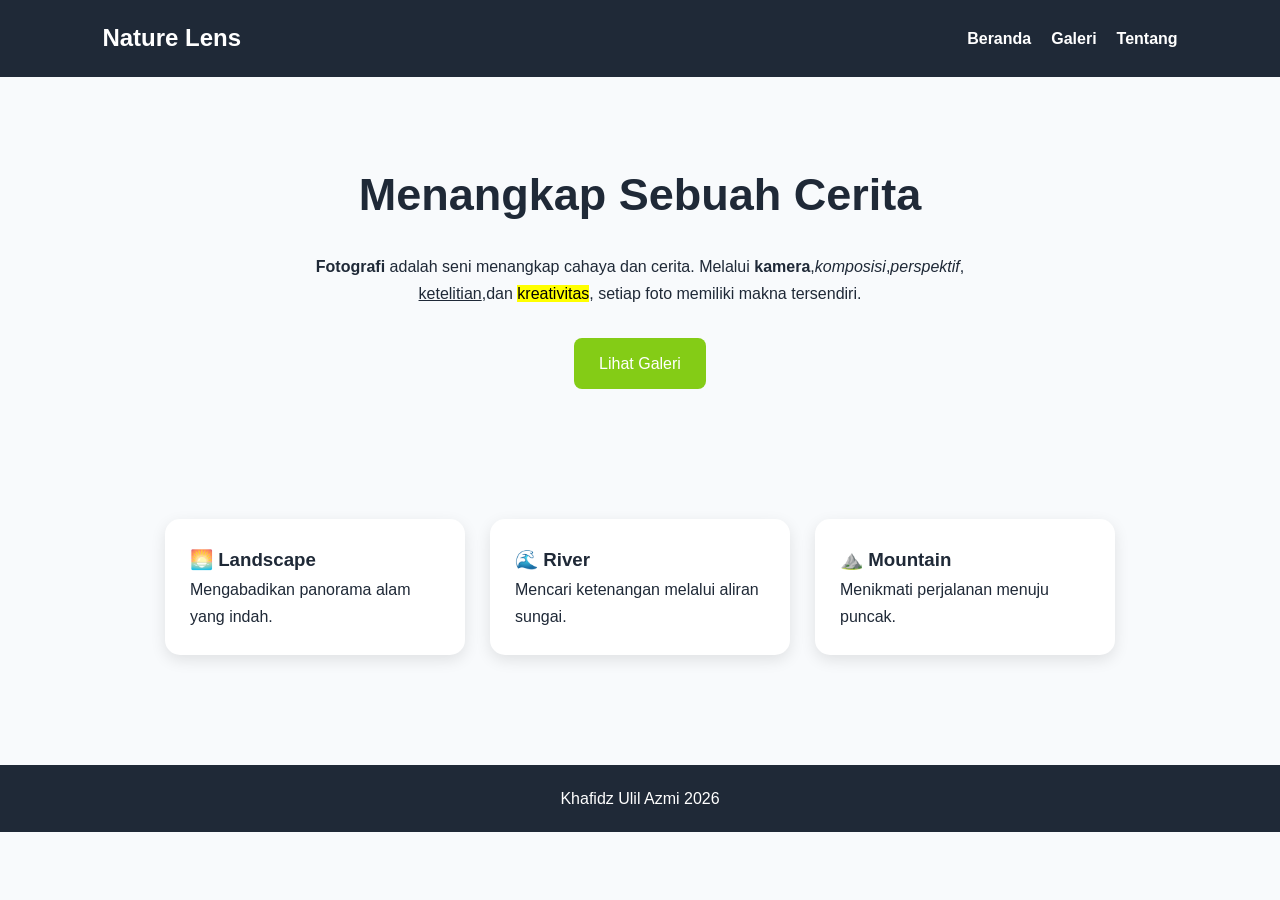
<file: index.html>
<!DOCTYPE html>
<html lang="id">

	<head>

      <meta charset="UTF-8">
      <meta name="viewport" content="width=device-width, initial-scale=1.0">

         <title>Nature Lens</title>

      <link rel="stylesheet" href="style.css">

   </head>

	<body>

		<nav>
        <h2>Nature Lens</h2>
        <div>
         	<a href="index.html">Beranda</a>
            <a href="gallery.html">Galeri</a>
            <a href="about.html">Tentang</a>
        </div>
		</nav>

	<header class="hero">

<h1>Menangkap Sebuah Cerita</h1>

	<p>
		<strong>Fotografi</strong> adalah seni menangkap cahaya dan cerita.
		Melalui <b>kamera</b>,<i>komposisi</i>,<em>perspektif</em>,
		<u>ketelitian</u>,dan <mark>kreativitas</mark>,
		setiap foto memiliki makna tersendiri.
	</p>

	<a href="gallery.html" class="btn">
		Lihat Galeri
	</a>

	</header>

<section class="cards">

	<div class="card">
		<h3>🌅 Landscape</h3>
		<p>
			Mengabadikan panorama alam yang indah.
		</p>
	</div>

	<div class="card">
		<h3>🌊 River</h3>
		<p>
			Mencari ketenangan melalui aliran sungai.
		</p>
	</div>

	<div class="card">
		<h3>⛰️ Mountain</h3>
		<p>
			Menikmati perjalanan menuju puncak.
		</p>
	</div>

</section>

	<footer>
		Khafidz Ulil Azmi 2026
	</footer>
	</body>
</html>
</file>
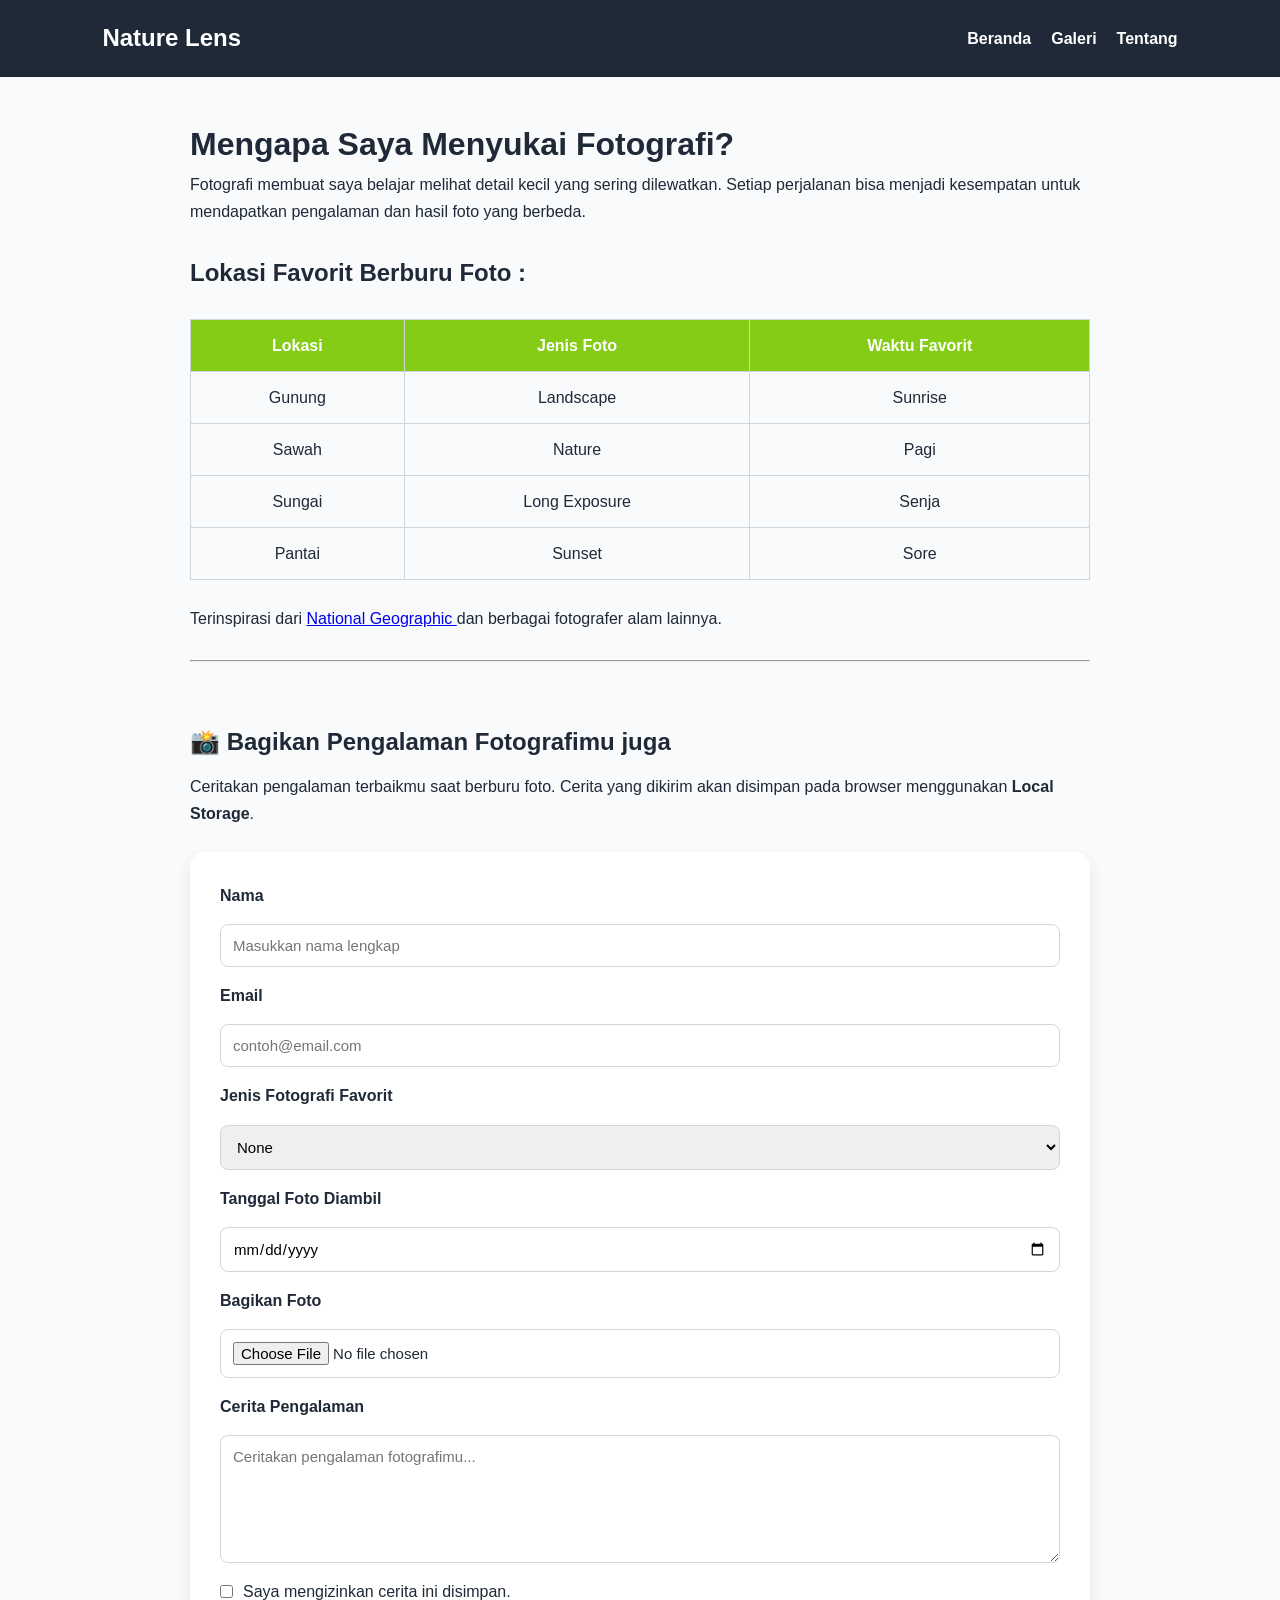
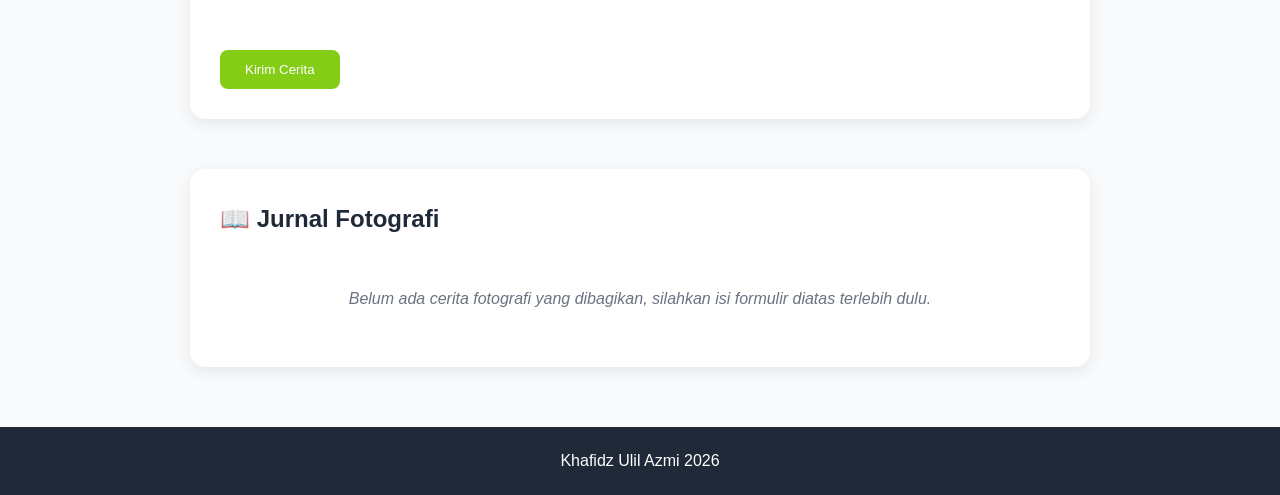
<file: about.html>
<!DOCTYPE html>
<html lang="id">

	<head>

		<meta charset="UTF-8">
		<meta name="viewport" content="width=device-width, initial-scale=1.0">

			<title>Tentang</title>

		<link rel="stylesheet" href="style.css">

	</head>

	<body>

		<nav>
			<h2>Nature Lens</h2>
			<div>
				<a href="index.html">Beranda</a>
				<a href="gallery.html">Galeri</a>
				<a href="about.html">Tentang</a>
			</div>
		</nav>

	<div class="container">

	<h1>Mengapa Saya Menyukai Fotografi?</h1>
		<p>
			Fotografi membuat saya belajar melihat detail kecil
			yang sering dilewatkan. Setiap perjalanan bisa
			menjadi kesempatan untuk mendapatkan pengalaman dan
			hasil foto yang berbeda.
		</p><br>

	<h2>Lokasi Favorit Berburu Foto :</h2>

		<table>
			<tr>
				<th>Lokasi</th>
				<th>Jenis Foto</th>
				<th>Waktu Favorit</th>
			</tr>

			<tr>
				<td>Gunung</td>
				<td>Landscape</td>
				<td>Sunrise</td>
			</tr>

			<tr>
				<td>Sawah</td>
				<td>Nature</td>
				<td>Pagi</td>
			</tr>

			<tr>
				<td>Sungai</td>
				<td>Long Exposure</td>
				<td>Senja</td>
			</tr>

			<tr>
				<td>Pantai</td>
				<td>Sunset</td>
				<td>Sore</td>
			</tr>

		</table>

		<p>
			Terinspirasi dari
				<a href="https://www.nationalgeographic.com/photography/" target="_blank">
					National Geographic
				</a>
			dan berbagai fotografer alam lainnya.
		</p><br>
		<hr>

	<section class="share">

		<h2>📸 Bagikan Pengalaman Fotografimu juga</h2>

		<p>
			Ceritakan pengalaman terbaikmu saat berburu foto.
			Cerita yang dikirim akan disimpan pada browser menggunakan
			<b>Local Storage</b>.
		</p>

		<form id="photoForm">

			<label for="nama">Nama</label>
			<input
				type="text"
				id="nama"
				placeholder="Masukkan nama lengkap"
				required
				minlength="3">

			<label for="email">Email</label>
			<input
				type="email"
				id="email"
				placeholder="contoh@email.com"
				required>

			<label for="jenis">Jenis Fotografi Favorit</label>
			<select id="jenis" required>
				<option value=""><i>None</i></option>
				<option>Landscape</option>
				<option>Nature</option>
				<option>Street</option>
				<option>Portrait</option>
				<option>Wildlife</option>
				<option>Macro</option>
			</select>

			<label for="tanggal">Tanggal Foto Diambil</label>
			<input
				type="date"
				id="tanggal"
				required>

			<label for="foto">Bagikan Foto</label>
			<input
				type="file"
				id="foto"
				accept="image/*">

			<label for="komentar">Cerita Pengalaman</label>
			<textarea
				id="komentar"
				rows="6"
				placeholder="Ceritakan pengalaman fotografimu..."
				required></textarea>

			<label class="check">
				<input
					type="checkbox"
					id="izin"
					required>

				Saya mengizinkan cerita ini disimpan.
			</label>

			<button class="btn" type="submit">
				Kirim Cerita
			</button>
		</form>
	</section>

	<section id="journal" class="journal">

		<h2>📖 Jurnal Fotografi</h2>

		<p class="empty">
			Belum ada cerita fotografi yang dibagikan, silahkan isi formulir diatas terlebih dulu.
		</p>

	</section>

	</div>

	<footer>
		Khafidz Ulil Azmi 2026
	</footer>
	<script src="script.js"></script>
	
	</body>
</html>
</file>
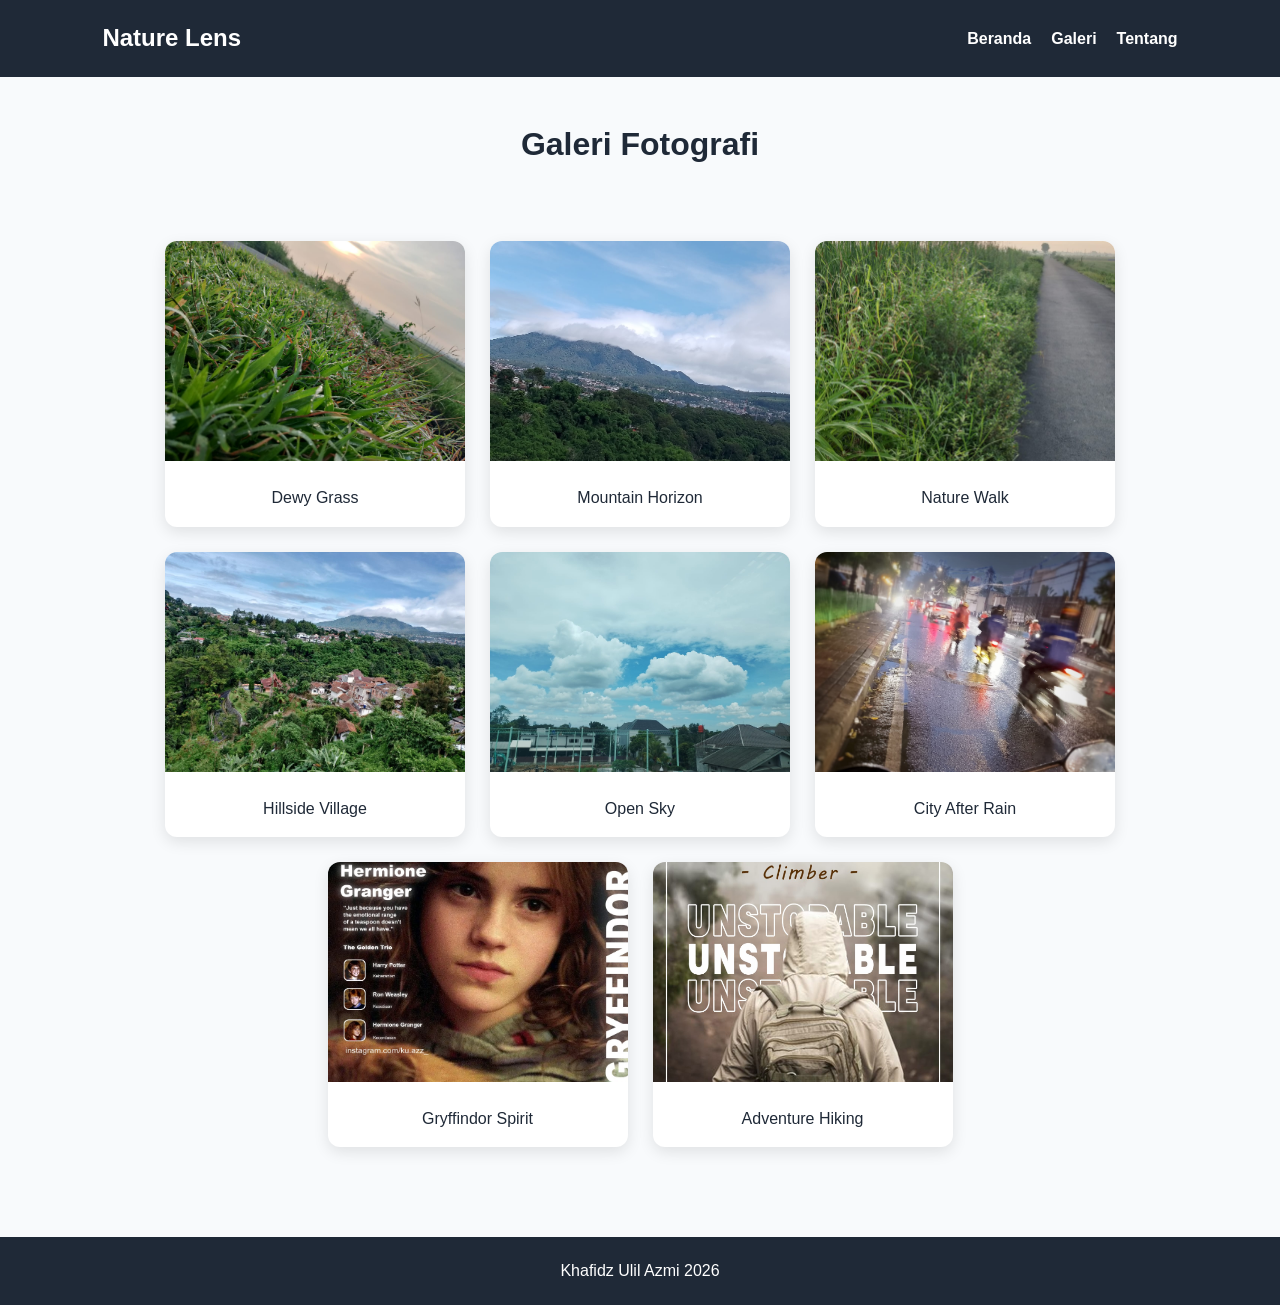
<file: gallery.html>
<!DOCTYPE html>
<html lang="id">

	<head>

		<meta charset="UTF-8">
		<meta name="viewport" content="width=device-width, initial-scale=1.0">

			<title>Galeri</title>

		<link rel="stylesheet" href="style.css">

	</head>

	<body>

		<nav>
			<h2>Nature Lens</h2>
			<div>
				<a href="index.html">Beranda</a>
				<a href="gallery.html">Galeri</a>
				<a href="about.html">Tentang</a>
			</div>
		</nav>

<h1 class="title">Galeri Fotografi</h1>

<section class="gallery">

	<div class="photo">
		<img src="foto1.jpeg">
		<p>Dewy Grass</p>
	</div>

	<div class="photo">
		<img src="foto2.jpeg">
		<p>Mountain Horizon</p>
	</div>

	<div class="photo">
		<img src="foto3.jpeg">
		<p>Nature Walk</p>
	</div>

	<div class="photo">
		<img src="foto4.jpeg">
		<p>Hillside Village</p>
	</div>

 	<div class="photo">
		<img src="foto5.jpeg">
		<p>Open Sky</p>
	</div>

	<div class="photo">
		<img src="foto6.jpeg">
		<p>City After Rain</p>
	</div>

	<div class="photo">
		<img src="foto7.jpeg">
		<p>Gryffindor Spirit</p>
	</div>

	<div class="photo">
		<img src="foto8.jpeg">
		<p>Adventure Hiking</p>
	</div>

</section>

	<footer>
		<p>Khafidz Ulil Azmi 2026</p>
	</footer>
	</body>
</html>
</file>
<file: style.css>
*{

margin:0;

padding:0;

box-sizing:border-box;

}

body{

font-family:Arial,sans-serif;

background:#f8fafc;

color:#1f2937;

line-height:1.7;

}

nav{

display:flex;

justify-content:space-between;

align-items:center;

padding:18px 8%;

background:#1f2937;

flex-wrap:wrap;

}

nav h2{

color:white;

}

nav div{

display:flex;

gap:20px;

flex-wrap:wrap;

}

nav a{

color:white;

text-decoration:none;

font-weight:bold;

}

nav a:hover{

color:#84cc16;

}

.hero{

padding:80px 10%;

text-align:center;

}

.hero h1{

font-size:45px;

margin-bottom:20px;

}

.hero p{

max-width:700px;

margin:auto;

}

.btn{

display:inline-block;

margin-top:30px;

padding:12px 25px;

background:#84cc16;

color:white;

text-decoration:none;

border-radius:8px;

}

.cards{

display:flex;

justify-content:center;

gap:25px;

padding:50px;

flex-wrap:wrap;

}

.card{

width:300px;

background:white;

padding:25px;

border-radius:15px;

box-shadow:0 5px 15px rgba(0,0,0,.1);

transition:.3s;

}

.card:hover{

transform:translateY(-8px);

}

.title{

text-align:center;

margin:40px;

}

.gallery{

display:flex;

flex-wrap:wrap;

justify-content:center;

gap:25px;

padding:30px;

}

.photo{

width:300px;

background:white;

border-radius:12px;

overflow:hidden;

box-shadow:0 5px 15px rgba(0,0,0,.1);

}

.photo img{

width:100%;

height:220px;

object-fit:cover;

}

.photo p{

padding:15px;

text-align:center;

}

.container{

width:min(900px,90%);

margin:40px auto;

}

table{

width:100%;

border-collapse:collapse;

margin:25px 0;

}

table,th,td{

border:1px solid #d1d5db;

}

th{

background:#84cc16;

color:white;

}

th,td{

padding:12px;

text-align:center;

}

footer{

margin-top:60px;

padding:20px;

text-align:center;

background:#1f2937;

color:white;

}

.share{

margin-top:60px;

}

.share h2{

margin-bottom:10px;

}

.share p{

margin-bottom:25px;

}

form{

background:white;

padding:30px;

border-radius:15px;

box-shadow:0 5px 15px rgba(0,0,0,.08);

display:flex;

flex-direction:column;

gap:15px;

}

form label{

font-weight:bold;

}

form input,
form select,
form textarea{

padding:12px;

border:1px solid #d1d5db;

border-radius:8px;

font-size:15px;

font-family:inherit;

}

form textarea{

resize:vertical;

min-height:120px;

}

form small{

color:#6b7280;

font-size:13px;

margin-top:-8px;

}

.check{

display:flex;

align-items:center;

gap:10px;

font-weight:normal;

}

.check input{

width:auto;

}

form button{

align-self:flex-start;

}


.journal{

margin-top:50px;

background:white;

padding:30px;

border-radius:15px;

box-shadow:0 5px 15px rgba(0,0,0,.08);

}

.journal h2{

margin-bottom:20px;

}

.empty{

text-align:center;

color:#6b7280;

padding:25px;

font-style:italic;

}


.btn {
    transition: background-color 0.3s ease, transform 0.2s ease;
    border: none;
    cursor: pointer;
}

.btn:hover {
    background-color: #65a30d;
    transform: translateY(-2px);
}

.btn-danger {
    display: inline-block;
    padding: 12px 25px;
    background: #ef4444;
    color: white;
    text-decoration: none;
    border-radius: 8px;
    border: none;
    cursor: pointer;
    font-size: 16px;
    transition: background-color 0.3s ease, transform 0.2s ease;
}

.btn-danger:hover {
    background: #dc2626;
    transform: translateY(-2px);
}



.journal-card {
    background: #f8fafc;
    border: 1px solid #e2e8f0;
    border-radius: 12px;
    padding: 25px;
    margin-top: 20px;
    box-shadow: inset 0 2px 4px rgba(0,0,0,0.02);
}

.journal-card p {
    margin-bottom: 12px;
    padding-bottom: 8px;
    border-bottom: 1px dashed #cbd5e1;
}

.journal-card p:last-of-type {
    border-bottom: none;
}

.journal-story {
    background: white;
    padding: 15px;
    border-radius: 8px;
    border: 1px solid #e2e8f0;
    margin-top: 15px;
    font-style: italic;
    color: #475569;
    line-height: 1.8;
}

.journal-preview {
    max-width: 100%;
    max-height: 400px;
    object-fit: cover;
    border-radius: 8px;
    margin-top: 15px;
    box-shadow: 0 4px 6px rgba(0,0,0,0.1);
}
</file>
